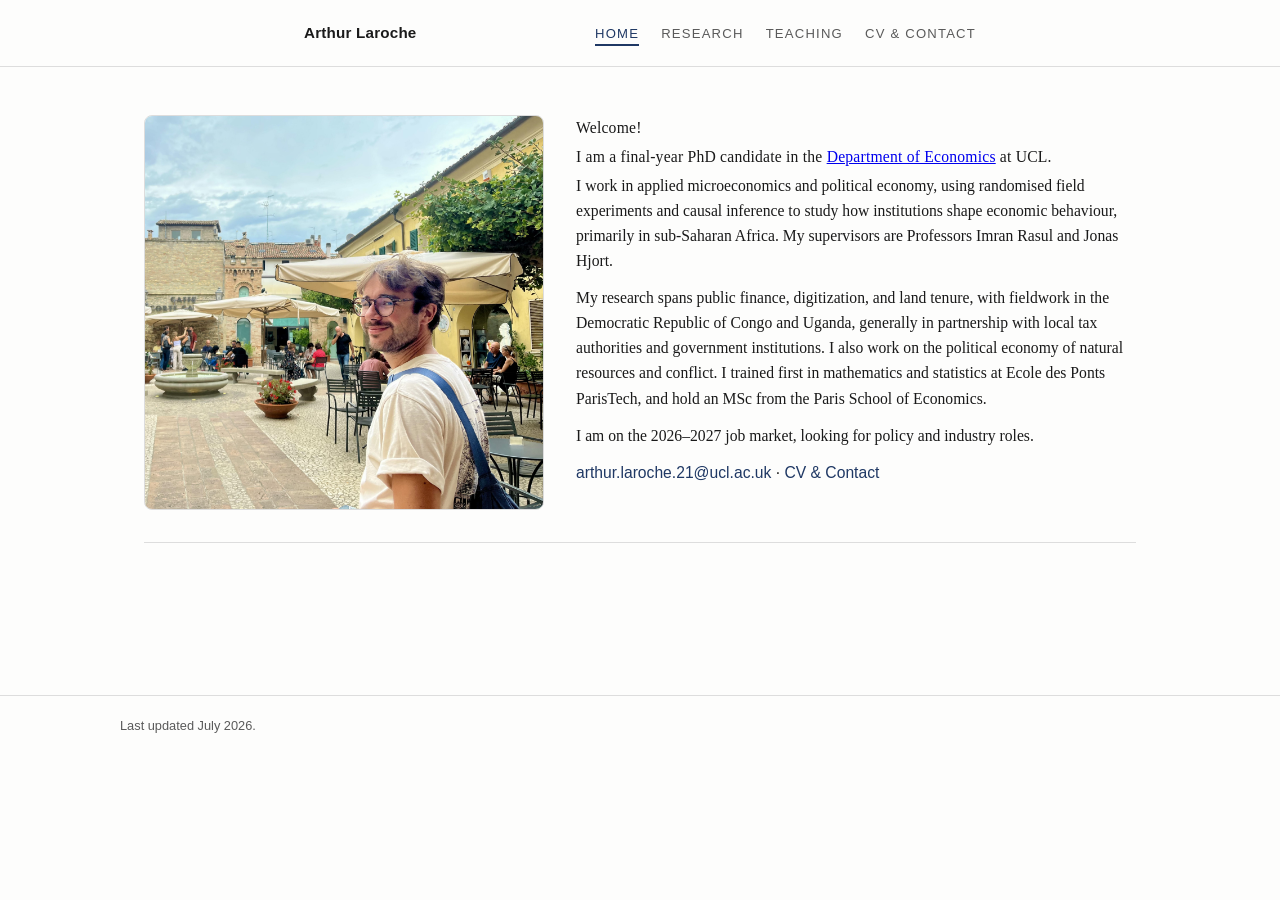
<file: index.html>
<!DOCTYPE html>
<html lang="en">
<head>
<meta charset="UTF-8">
<meta name="viewport" content="width=device-width, initial-scale=1.0">
<link rel="canonical" href="https://arthurlaroche.github.io/">
<title>Arthur Laroche</title>
<link rel="stylesheet" href="style.css">
</head>
<body>

<nav class="site-nav">
  <div class="nav-inner">
    <a class="nav-name" href="https://arthurlaroche.github.io/">Arthur Laroche</a>
    <ul>
      <li><a class="nav-link active" href="index.html">Home</a></li>
      <li><a class="nav-link" href="research.html">Research</a></li>
      <li><a class="nav-link" href="teaching.html">Teaching</a></li>
      <li><a class="nav-link" href="cv-contact.html">CV &amp; Contact</a></li>
    </ul>
  </div>
</nav>

<div class="wrap">

  <section class="hero">
    <img class="avatar-placeholder" src="photo.jpg" alt="Arthur Laroche">
    <div class="hero-copy">
      <p class="hero-name">Welcome!</p>
      <p class="hero-name">I am a final-year PhD candidate in the <a href="https://www.ucl.ac.uk/social-historical-sciences/economics">Department of Economics</a> at UCL. </p>

      <p>
        I work in applied microeconomics and political economy, using randomised field experiments and causal inference to study how institutions shape economic behaviour, primarily in sub-Saharan Africa.
        My supervisors are Professors Imran Rasul and Jonas Hjort.
      </p>
      <p>
        My research spans public finance, digitization, and land tenure, with fieldwork in the Democratic Republic of Congo and Uganda, generally in partnership with local tax authorities and government 
        institutions. I also work on the political economy of natural resources and conflict. I trained first in mathematics and statistics at Ecole des Ponts ParisTech, and 
        hold an MSc from the Paris School of Economics.
      </p>
      <p>
        I am on the 2026&ndash;2027 job market, looking for policy and industry roles.
      </p>

      <p class="hero-links">
        <a href="mailto:arthur.laroche.21@ucl.ac.uk">arthur.laroche.21@ucl.ac.uk</a> &middot;
        <a href="cv-contact.html">CV &amp; Contact</a>
      </p>
    </div>
  </section>

</div>

<footer class="site-footer">
  <div class="wrap" style="padding: 0;">Last updated July 2026.</div>
</footer>

</body>
</html>
</file>
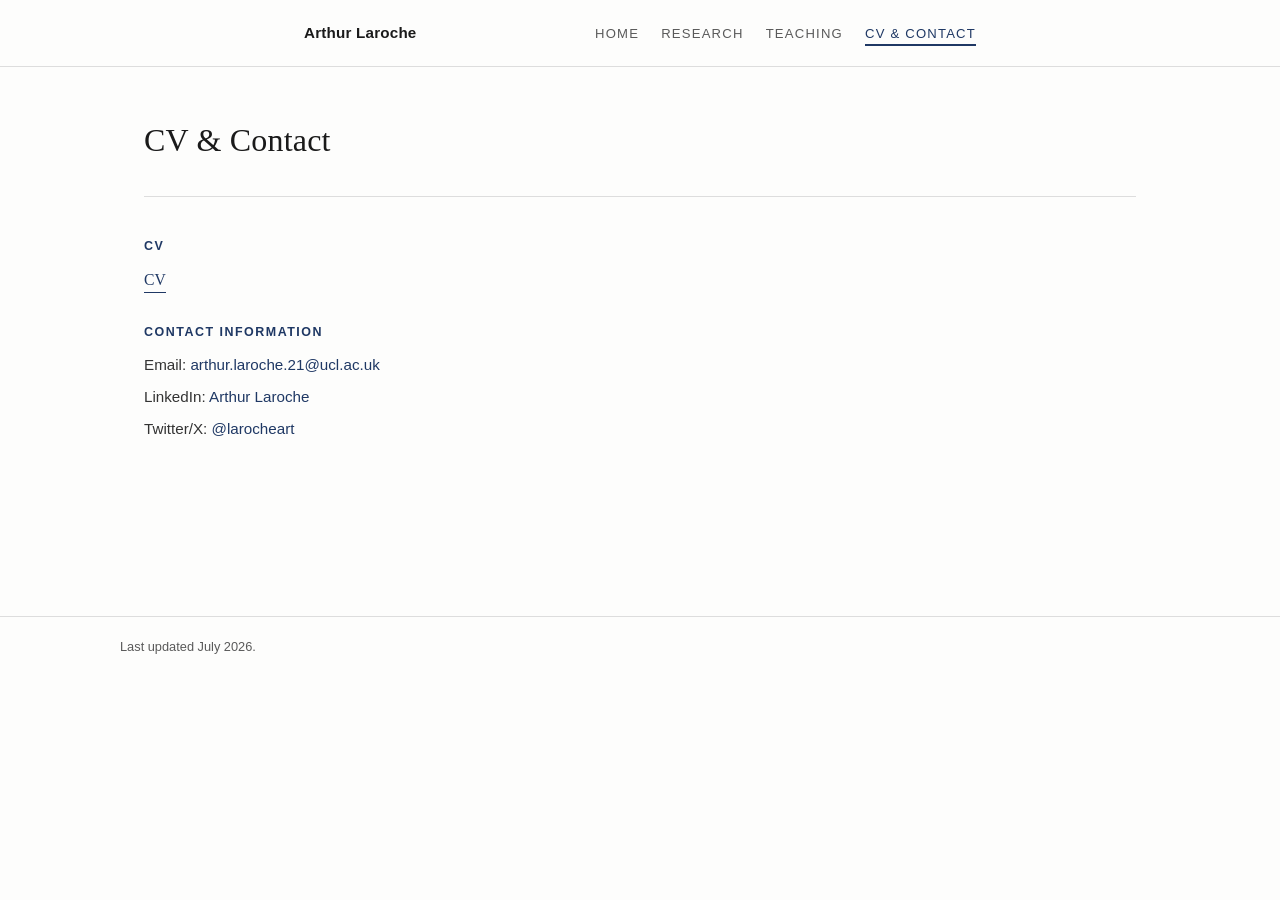
<file: cv-contact.html>
<!DOCTYPE html>
<html lang="en">
<head>
<meta charset="UTF-8">
<meta name="viewport" content="width=device-width, initial-scale=1.0">
<title>CV &amp; Contact &middot; Arthur Laroche</title>
<link rel="stylesheet" href="style.css">
</head>
<body>

<nav class="site-nav">
  <div class="nav-inner">
    <a class="nav-name" href="https://arthurlaroche.github.io/">Arthur Laroche</a>
    <ul>
      <li><a class="nav-link" href="index.html">Home</a></li>
      <li><a class="nav-link" href="research.html">Research</a></li>
      <li><a class="nav-link" href="teaching.html">Teaching</a></li>
      <li><a class="nav-link active" href="cv-contact.html">CV &amp; Contact</a></li>
    </ul>
  </div>
</nav>

<div class="wrap">

  <header class="page-header">
    <h1>CV &amp; Contact</h1>
  </header>

  <div class="cv-block">
    <h2>CV</h2>
    <a class="file-link" href="cv.pdf" target="_blank" rel="noopener noreferrer">CV</a>
  </div>

  <div class="cv-block">
    <h2>Contact Information</h2>
    <div class="contact-list">
      <div>Email: <a href="mailto:arthur.laroche.21@ucl.ac.uk">arthur.laroche.21@ucl.ac.uk</a></div>
      <div>LinkedIn: <a href="https://www.linkedin.com/in/arthur-laroche-294774133/">Arthur Laroche</a></div>
      <div>Twitter/X: <a href="https://x.com/larocheart">@larocheart</a></div>
    </div>
  </div>

</div>

<footer class="site-footer">
  <div class="wrap" style="padding: 0;">Last updated July 2026.</div>
</footer>

</body>
</html>
</file>
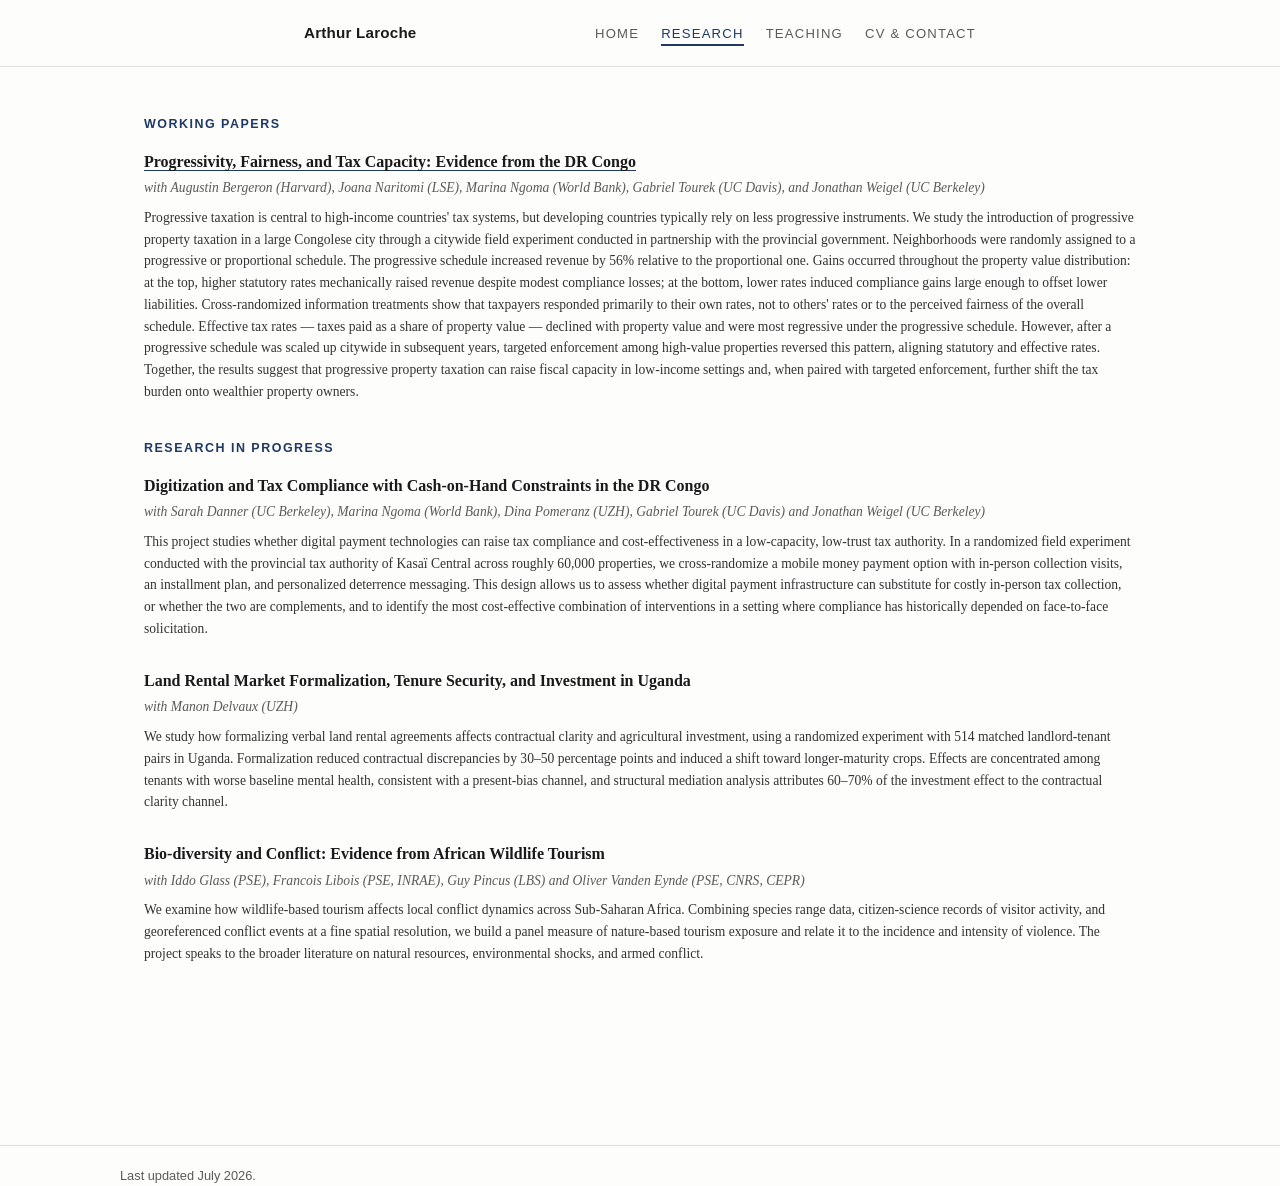
<file: research.html>
<!DOCTYPE html>
<html lang="en">
<head>
<meta charset="UTF-8">
<meta name="viewport" content="width=device-width, initial-scale=1.0">
<title>Research &middot; Arthur Laroche</title>
<link rel="stylesheet" href="style.css">
</head>
<body>

<nav class="site-nav">
  <div class="nav-inner">
    <a class="nav-name" href="https://arthurlaroche.github.io/">Arthur Laroche</a>
    <ul>
      <li><a class="nav-link" href="index.html">Home</a></li>
      <li><a class="nav-link active" href="research.html">Research</a></li>
      <li><a class="nav-link" href="teaching.html">Teaching</a></li>
      <li><a class="nav-link" href="cv-contact.html">CV &amp; Contact</a></li>
    </ul>
  </div>
</nav>

<div class="wrap">

  <section>
    <h2>Working Papers</h2>
    <div class="paper">
      <div class="paper-title"><a href="https://www.dropbox.com/scl/fi/o7zcqv83wgd89qqklj3rw/Progressivity_20260710.pdf?rlkey=1dzhn3ufqh7yi28mto7je67c7&e=1&dl=0" target="_blank" rel="noopener noreferrer" style="color: inherit; text-decoration: none; border-bottom: 1px solid var(--accent);">Progressivity, Fairness, and Tax Capacity: Evidence from the DR Congo</a></div>
      <div class="paper-meta">with Augustin Bergeron (Harvard), Joana Naritomi (LSE), Marina Ngoma (World Bank), Gabriel Tourek (UC Davis), and Jonathan Weigel (UC Berkeley)</div>
      <div class="paper-abstract">
        Progressive taxation is central to high-income countries' tax systems, but developing countries typically
        rely on less progressive instruments. We study the introduction of progressive property taxation in a large
        Congolese city through a citywide field experiment conducted in partnership with the provincial government.
        Neighborhoods were randomly assigned to a progressive or proportional schedule. The progressive schedule
        increased revenue by 56% relative to the proportional one. Gains occurred throughout the property value
        distribution: at the top, higher statutory rates mechanically raised revenue despite modest compliance
        losses; at the bottom, lower rates induced compliance gains large enough to offset lower liabilities.
        Cross-randomized information treatments show that taxpayers responded primarily to their own rates, not to
        others' rates or to the perceived fairness of the overall schedule. Effective tax rates &mdash; taxes paid
        as a share of property value &mdash; declined with property value and were most regressive under the
        progressive schedule. However, after a progressive schedule was scaled up citywide in subsequent years,
        targeted enforcement among high-value properties reversed this pattern, aligning statutory and effective
        rates. Together, the results suggest that progressive property taxation can raise fiscal capacity in
        low-income settings and, when paired with targeted enforcement, further shift the tax burden onto
        wealthier property owners.
      </div>
    </div>
  </section>

  <section>
    <h2>Research in Progress</h2>

    <div class="paper">
      <div class="paper-title">Digitization and Tax Compliance with Cash-on-Hand Constraints in the DR Congo</div>
      <div class="paper-meta">with Sarah Danner (UC Berkeley), Marina Ngoma (World Bank), Dina Pomeranz (UZH), Gabriel Tourek (UC Davis) and Jonathan Weigel (UC Berkeley)</div>
      <div class="paper-abstract">
        This project studies whether digital payment technologies can raise tax compliance and cost-effectiveness
        in a low-capacity, low-trust tax authority. In a randomized field experiment conducted with the provincial
        tax authority of Kasa&iuml; Central across roughly 60,000 properties, we cross-randomize a mobile money
        payment option with in-person collection visits, an installment plan, and personalized deterrence
        messaging. This design allows us to assess whether digital payment infrastructure can substitute for
        costly in-person tax collection, or whether the two are complements, and to identify the most
        cost-effective combination of interventions in a setting where compliance has historically depended on
        face-to-face solicitation.
      </div>
    </div>

    <div class="paper">
      <div class="paper-title">Land Rental Market Formalization, Tenure Security, and Investment in Uganda</div>
      <div class="paper-meta">with Manon Delvaux (UZH)</div>
      <div class="paper-abstract">
        We study how formalizing verbal land rental agreements affects contractual clarity and agricultural
        investment, using a randomized experiment with 514 matched landlord-tenant pairs in Uganda. Formalization
        reduced contractual discrepancies by 30&ndash;50 percentage points and induced a shift toward
        longer-maturity crops. Effects are concentrated among tenants with worse baseline mental health, consistent
        with a present-bias channel, and structural mediation analysis attributes 60&ndash;70% of the investment
        effect to the contractual clarity channel.
      </div>
    </div>

    <div class="paper">
      <div class="paper-title">Bio-diversity and Conflict: Evidence from African Wildlife Tourism</div>
      <div class="paper-meta">with Iddo Glass (PSE), Francois Libois (PSE, INRAE), Guy Pincus (LBS) and Oliver Vanden Eynde (PSE, CNRS, CEPR)</div>
      <div class="paper-abstract">
        We examine how wildlife-based tourism affects local conflict dynamics across Sub-Saharan Africa. Combining species range data, 
        citizen-science records of visitor activity, and georeferenced conflict events at a fine spatial resolution, we build a panel 
        measure of nature-based tourism exposure and relate it to the incidence and intensity of violence. The project speaks to the 
        broader literature on natural resources, environmental shocks, and armed conflict.
      </div>
    </div>
    
  </section>

</div>

<footer class="site-footer">
  <div class="wrap" style="padding: 0;">Last updated July 2026.</div>
</footer>

</body>
</html>
</file>
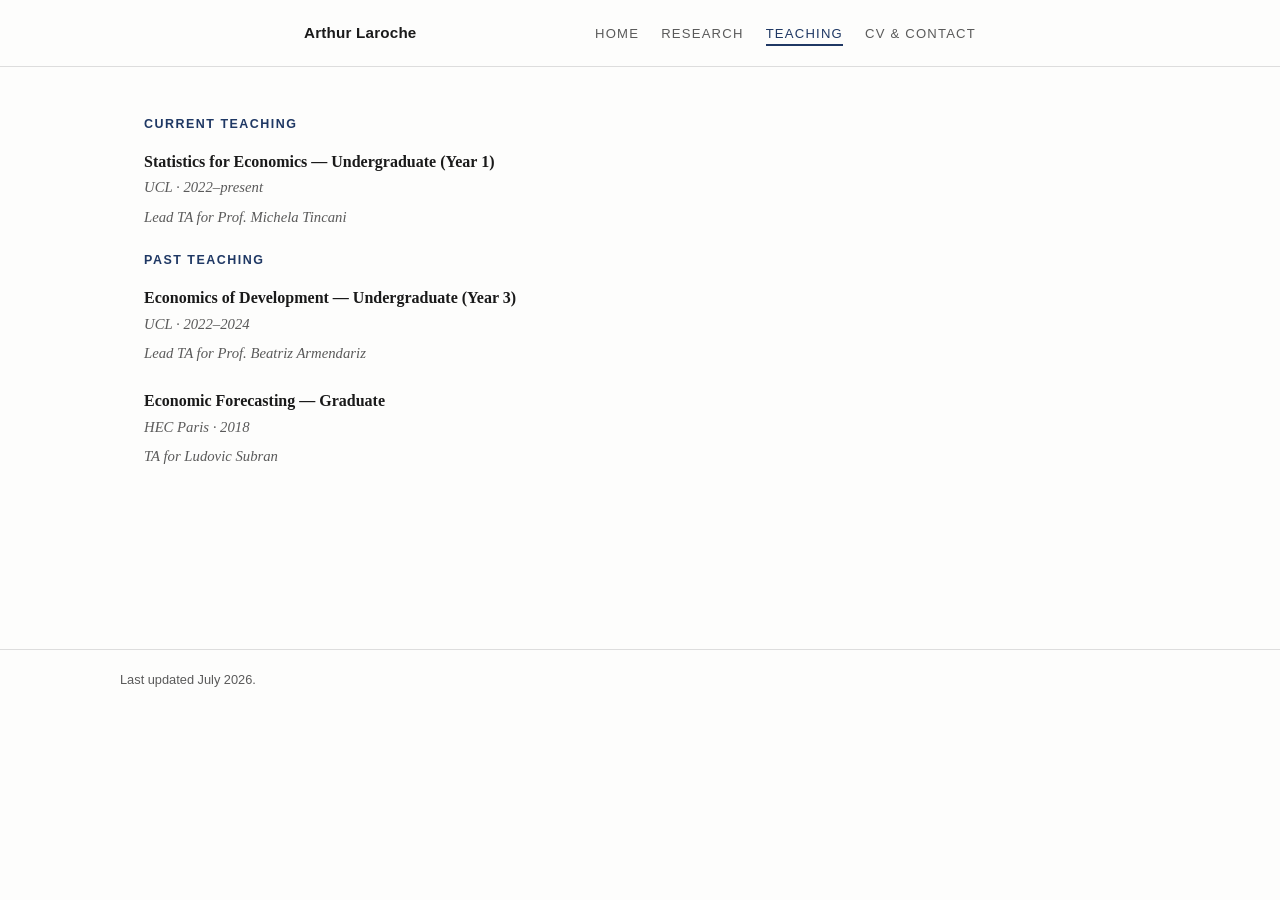
<file: teaching.html>
<!DOCTYPE html>
<html lang="en">
<head>
<meta charset="UTF-8">
<meta name="viewport" content="width=device-width, initial-scale=1.0">
<title>Teaching &middot; Arthur Laroche</title>
<link rel="stylesheet" href="style.css">
</head>
<body>

<nav class="site-nav">
  <div class="nav-inner">
    <a class="nav-name" href="https://arthurlaroche.github.io/">Arthur Laroche</a>
    <ul>
      <li><a class="nav-link" href="index.html">Home</a></li>
      <li><a class="nav-link" href="research.html">Research</a></li>
      <li><a class="nav-link active" href="teaching.html">Teaching</a></li>
      <li><a class="nav-link" href="cv-contact.html">CV &amp; Contact</a></li>
    </ul>
  </div>
</nav>

<div class="wrap">

  <section>
    <h2>Current Teaching</h2>

    <div class="teach-entry">
      <div class="teach-title">Statistics for Economics &mdash; Undergraduate (Year 1)</div>
      <div class="teach-meta">  UCL &middot; 2022&ndash;present </div>
      <div class="teach-meta">Lead TA for Prof. Michela Tincani </div>
          </div>

      <section>
      <section>
    <h2>Past Teaching</h2>

      <div class="teach-entry">
      <div class="teach-title">Economics of Development &mdash; Undergraduate (Year 3) </div>
      <div class="teach-meta"> UCL &middot; 2022&ndash;2024   </div>
      <div class="teach-meta">Lead TA for Prof. Beatriz Armendariz</div>
      
    </div>
        
    <div class="teach-entry">
      <div class="teach-title">Economic Forecasting &mdash; Graduate</div>
      <div class="teach-meta"> HEC Paris &middot; 2018 </div> 
      <div class="teach-meta">TA for Ludovic Subran </div>

    </div>

  </section>

</div>

<footer class="site-footer">
  <div class="wrap" style="padding: 0;">Last updated July 2026.</div>
</footer>

</body>
</html>
</file>
<file: style.css>
:root {
  --ink: #1a1a1a;
  --muted: #5a5a5a;
  --line: #dddddd;
  --accent: #1F3864;
  --bg: #fdfdfc;
}
* { box-sizing: border-box; }
body {
  margin: 0;
  font-family: Georgia, 'Times New Roman', serif;
  color: var(--ink);
  background: var(--bg);
  line-height: 1.6;
}
.wrap {
  max-width: 1040px;
  margin: 0 auto;
  padding: 48px 24px 96px;
}

/* Nav */
nav.site-nav {
  border-bottom: 1px solid var(--line);
}
nav.site-nav .nav-inner {
  max-width: 720px;
  margin: 0 auto;
  padding: 20px 24px;
  display: flex;
  align-items: center;
  justify-content: space-between;
  font-family: Helvetica, Arial, sans-serif;
}
nav.site-nav .nav-name {
  font-size: 0.95rem;
  font-weight: 700;
  color: var(--ink);
  text-decoration: none;
  letter-spacing: 0.2px;
}
nav.site-nav ul {
  list-style: none;
  display: flex;
  gap: 22px;
  margin: 0;
  padding: 0;
}
nav.site-nav a.nav-link {
  color: var(--muted);
  text-decoration: none;
  font-size: 0.82rem;
  text-transform: uppercase;
  letter-spacing: 1.2px;
  padding-bottom: 3px;
  border-bottom: 2px solid transparent;
}
nav.site-nav a.nav-link:hover {
  color: var(--accent);
}
nav.site-nav a.nav-link.active {
  color: var(--accent);
  border-bottom: 2px solid var(--accent);
}

/* Header block (page title area) — used on Research / Teaching / CV pages */
header.page-header {
  margin-bottom: 40px;
  padding-bottom: 24px;
  border-bottom: 1px solid var(--line);
}
h1 {
  font-size: 2rem;
  margin: 0 0 6px;
  font-weight: 500;
  letter-spacing: 0.2px;
}
.role {
  color: var(--muted);
  font-size: 1.05rem;
  margin: 0 0 14px;
}
.contact {
  font-family: Helvetica, Arial, sans-serif;
  font-size: 0.9rem;
  color: var(--muted);
}
.contact a {
  color: var(--accent);
  text-decoration: none;
}
.contact a:hover { text-decoration: underline; }
.contact span:not(:last-child)::after {
  content: "  \00b7  ";
  color: var(--line);
}

/* Home page hero */
.hero {
  display: flex;
  flex-direction: row;
  align-items: flex-start;
  gap: 32px;
  margin-bottom: 8px;
  padding-bottom: 32px;
  border-bottom: 1px solid var(--line);
}
.avatar-placeholder {
  flex: 0 0 400px;
  width: 400px;
  height: auto;
  border-radius: 8px;
  border: 1px solid var(--line);
  object-fit: cover;
  display: block;
}
.hero-copy {
  flex: 1 1 auto;
  min-width: 0;
}
.hero-copy { width: 100%; }
.hero-copy { flex: 1 1 auto; min-width: 0; }
.hero-name {
  font-size: 1.6rem;
  margin: 0 0 4px;
  font-weight: 500;
  letter-spacing: 0.2px;
}
.hero-role {
  color: var(--muted);
  font-size: 1rem;
  margin: 0 0 14px;
}
.hero-copy p { font-size: 0.98rem; }
.hero-links {
  font-family: Helvetica, Arial, sans-serif;
  font-size: 0.85rem;
  margin-top: 6px;
}
.hero-links a {
  color: var(--accent);
  text-decoration: none;
}
.hero-links a:hover { text-decoration: underline; }

@media (max-width: 640px) {
  .hero { flex-direction: column; }
  .avatar-placeholder { width: 100%; flex-basis: auto; }
}

/* CV & Contact page */
.cv-block { margin-bottom: 30px; }
.cv-block h2 { margin-bottom: 10px; }
.cv-block a.file-link {
  display: inline-block;
  color: var(--accent);
  text-decoration: none;
  border-bottom: 1px solid var(--accent);
  font-size: 0.98rem;
}
.cv-block a.file-link:hover { opacity: 0.75; }
.contact-list {
  font-family: Helvetica, Arial, sans-serif;
  font-size: 0.95rem;
  color: #333;
}
.contact-list div { margin-bottom: 8px; }
.contact-list a { color: var(--accent); text-decoration: none; }
.contact-list a:hover { text-decoration: underline; }

section {
  margin-bottom: 36px;
}
h2 {
  font-family: Helvetica, Arial, sans-serif;
  font-size: 0.78rem;
  text-transform: uppercase;
  letter-spacing: 1.5px;
  color: var(--accent);
  margin: 0 0 14px;
}
p { margin: 0 0 12px; }

.paper { margin-bottom: 28px; }
.paper-title { font-weight: 700; margin-bottom: 3px; }
.paper-meta {
  font-style: italic;
  color: var(--muted);
  font-size: 0.85rem;
  margin-bottom: 8px;
}
.paper-abstract { font-size: 0.85rem; color: #333; }
.paper-tag {
  display: inline-block;
  font-family: Helvetica, Arial, sans-serif;
  font-size: 0.7rem;
  text-transform: uppercase;
  letter-spacing: 1px;
  color: var(--accent);
  border: 1px solid var(--accent);
  border-radius: 3px;
  padding: 2px 7px;
  margin-bottom: 10px;
}

ul.plain { margin: 0; padding-left: 18px; }
ul.plain li { margin-bottom: 8px; }

.teach-entry { margin-bottom: 22px; }
.teach-title { font-weight: 700; margin-bottom: 2px; }
.teach-meta {
  font-style: italic;
  color: var(--muted);
  font-size: 0.92rem;
  margin-bottom: 6px;
}
.teach-desc { font-size: 0.95rem; color: #333; }

footer.site-footer {
  margin-top: 48px;
  padding-top: 20px;
  border-top: 1px solid var(--line);
  font-family: Helvetica, Arial, sans-serif;
  font-size: 0.8rem;
  color: var(--muted);
}
</file>
